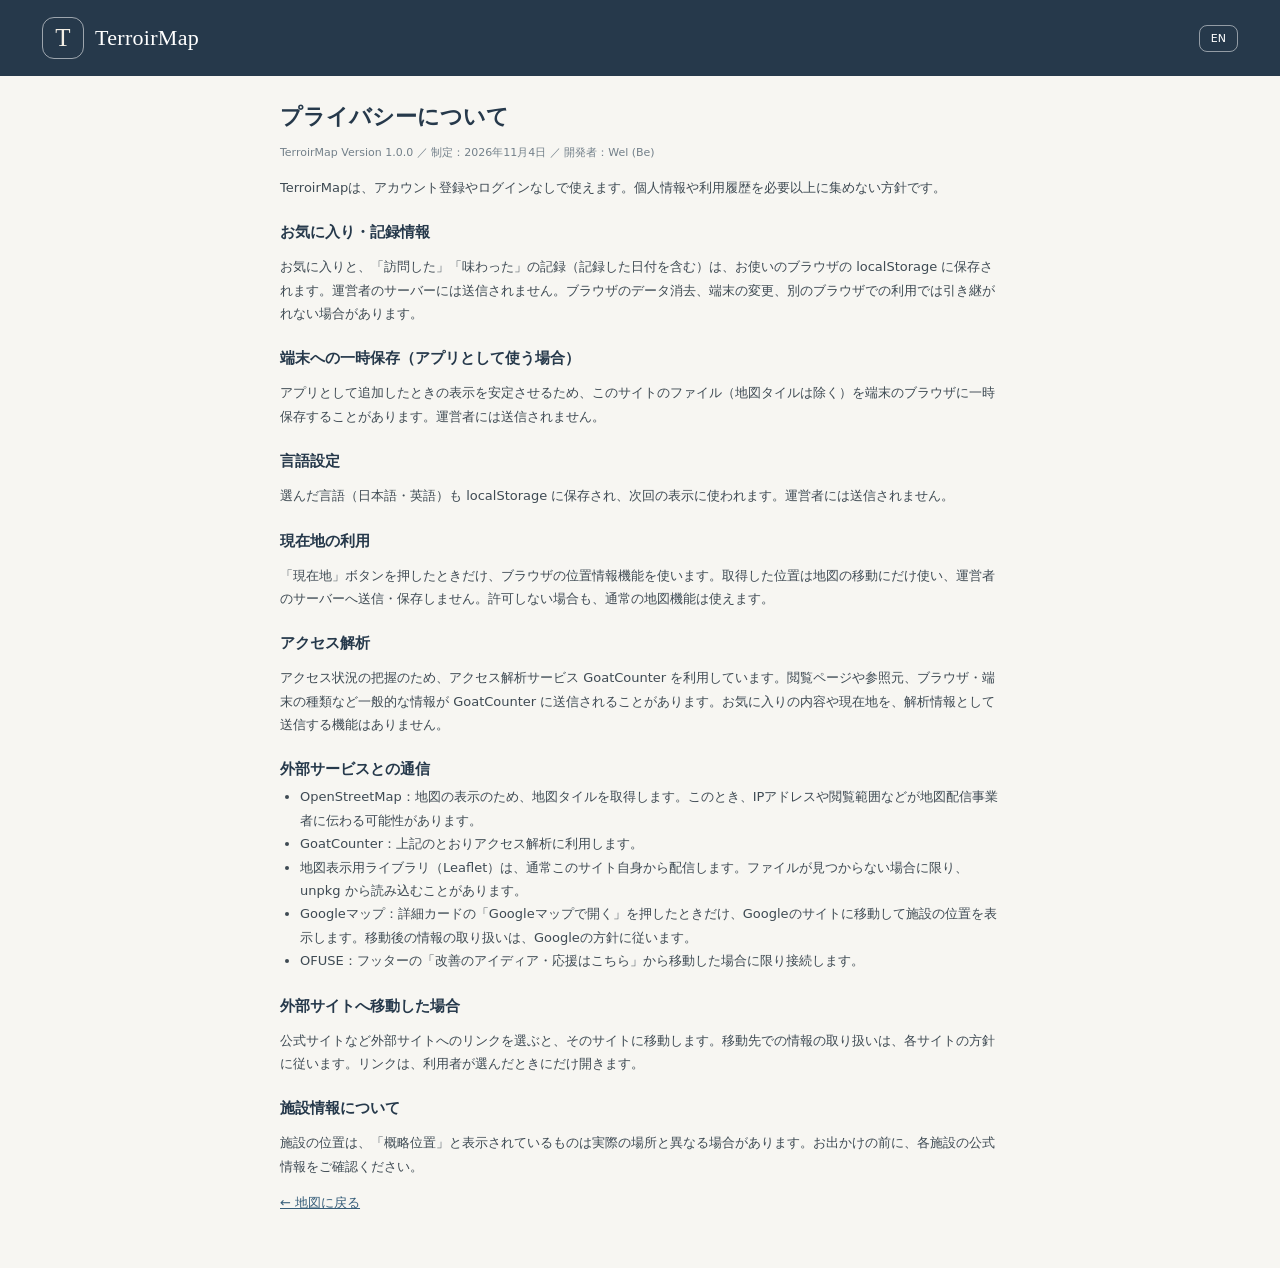
<file: privacy.html>
<!doctype html>
<html lang="ja">
<head>
<meta charset="utf-8">
<meta name="viewport" content="width=device-width, initial-scale=1">
<meta name="theme-color" content="#26394B">
<link rel="manifest" href="./manifest.json">
<link rel="icon" type="image/png" sizes="32x32" href="./icons/favicon-32.png">
<link rel="apple-touch-icon" href="./icons/apple-touch-icon.png">
<title>プライバシーについて | TerroirMap</title>
<link rel="stylesheet" href="./css/style.css">
</head>
<body>
<header class="app-header">
  <div class="brand"><div class="brand-mark">T</div><div><h1>TerroirMap</h1></div></div>
  <div class="header-actions"><button id="language-toggle" class="language-button" type="button">EN</button></div>
</header>
<main class="page">
<div lang="ja">
  <h2>プライバシーについて</h2>
  <p class="meta">TerroirMap Version 1.0.0 ／ 制定：2026年11月4日 ／ 開発者：Wel (Be)</p>
  <p>TerroirMapは、アカウント登録やログインなしで使えます。個人情報や利用履歴を必要以上に集めない方針です。</p>
  <h3>お気に入り・記録情報</h3>
  <p>お気に入りと、「訪問した」「味わった」の記録（記録した日付を含む）は、お使いのブラウザの localStorage に保存されます。運営者のサーバーには送信されません。ブラウザのデータ消去、端末の変更、別のブラウザでの利用では引き継がれない場合があります。</p>
  <h3>端末への一時保存（アプリとして使う場合）</h3>
  <p>アプリとして追加したときの表示を安定させるため、このサイトのファイル（地図タイルは除く）を端末のブラウザに一時保存することがあります。運営者には送信されません。</p>
  <h3>言語設定</h3>
  <p>選んだ言語（日本語・英語）も localStorage に保存され、次回の表示に使われます。運営者には送信されません。</p>
  <h3>現在地の利用</h3>
  <p>「現在地」ボタンを押したときだけ、ブラウザの位置情報機能を使います。取得した位置は地図の移動にだけ使い、運営者のサーバーへ送信・保存しません。許可しない場合も、通常の地図機能は使えます。</p>
  <h3>アクセス解析</h3>
  <p>アクセス状況の把握のため、アクセス解析サービス GoatCounter を利用しています。閲覧ページや参照元、ブラウザ・端末の種類など一般的な情報が GoatCounter に送信されることがあります。お気に入りの内容や現在地を、解析情報として送信する機能はありません。</p>
  <h3>外部サービスとの通信</h3>
  <ul>
    <li>OpenStreetMap：地図の表示のため、地図タイルを取得します。このとき、IPアドレスや閲覧範囲などが地図配信事業者に伝わる可能性があります。</li>
    <li>GoatCounter：上記のとおりアクセス解析に利用します。</li>
    <li>地図表示用ライブラリ（Leaflet）は、通常このサイト自身から配信します。ファイルが見つからない場合に限り、unpkg から読み込むことがあります。</li>
    <li>Googleマップ：詳細カードの「Googleマップで開く」を押したときだけ、Googleのサイトに移動して施設の位置を表示します。移動後の情報の取り扱いは、Googleの方針に従います。</li>
    <li>OFUSE：フッターの「改善のアイディア・応援はこちら」から移動した場合に限り接続します。</li>
  </ul>
  <h3>外部サイトへ移動した場合</h3>
  <p>公式サイトなど外部サイトへのリンクを選ぶと、そのサイトに移動します。移動先での情報の取り扱いは、各サイトの方針に従います。リンクは、利用者が選んだときにだけ開きます。</p>
  <h3>施設情報について</h3>
  <p>施設の位置は、「概略位置」と表示されているものは実際の場所と異なる場合があります。お出かけの前に、各施設の公式情報をご確認ください。</p>
  <p><a href="./index.html">← 地図に戻る</a></p>
</div>
<div lang="en">
  <h2>Privacy</h2>
  <p class="meta">TerroirMap Version 1.0.0 / Established: 2026-11-04 / Developer: Wel (Be)</p>
  <p>TerroirMap works without sign-up or login. We aim not to collect personal information or usage history beyond what is necessary.</p>
  <h3>Favorites and records</h3>
  <p>Your favorites and your “Visited” / “Tasted” records (including the date you recorded them) are stored in your browser's localStorage. They are not sent to the operator's server. They may not carry over if you clear browser data, change devices, or use another browser.</p>
  <h3>Temporary storage on your device (when used as an app)</h3>
  <p>To keep the app stable when added to your home screen, this site's files (excluding map tiles) may be temporarily stored in your browser. Nothing is sent to the operator.</p>
  <h3>Language setting</h3>
  <p>Your language choice (Japanese or English) is also stored in localStorage and used the next time you visit. It is not sent to the operator.</p>
  <h3>Use of your location</h3>
  <p>Your browser's location feature is used only when you press the "My location" button. The position is used only to move the map; it is not sent to or stored on the operator's server. If you do not allow it, the rest of the map still works.</p>
  <h3>Analytics</h3>
  <p>We use the analytics service GoatCounter to understand how the app is used. General information such as the pages viewed, referrer, and browser or device type may be sent to GoatCounter. There is no feature that sends your favorites or location as analytics data.</p>
  <h3>Communication with external services</h3>
  <ul>
    <li>OpenStreetMap: map tiles are fetched to display the map. Your IP address and the area you view may be visible to the map provider.</li>
    <li>GoatCounter: used for analytics, as described above.</li>
    <li>The map library (Leaflet) is normally served from this site. Only if the files are missing, it may be loaded from unpkg.</li>
    <li>Google Maps: only when you press "Open in Google Maps" on a detail card, you go to Google's site to see the facility's location. Google's own policy applies from then on.</li>
    <li>OFUSE: connected only when you follow the "Ideas &amp; support" link in the footer.</li>
  </ul>
  <h3>When you leave for an external site</h3>
  <p>Selecting a link such as an official website takes you to that site, whose own policy applies. Links open only when you choose them.</p>
  <h3>About facility information</h3>
  <p>Places marked "Approximate location" may differ from the actual site. Please check each facility's official information before visiting.</p>
  <p><a href="./index.html">← Back to the map</a></p>
</div>
</main>
<script>
(function(){
  var lang="ja";try{lang=localStorage.getItem("terroirmap-language")||"ja";}catch(e){}
  var btn=document.getElementById("language-toggle");
  function apply(){document.documentElement.lang=lang;btn.textContent=lang==="ja"?"EN":"日本語";document.title=lang==="ja"?"プライバシーについて | TerroirMap":"Privacy | TerroirMap";}
  btn.addEventListener("click",function(){lang=lang==="ja"?"en":"ja";try{localStorage.setItem("terroirmap-language",lang);}catch(e){}apply();});
  apply();
})();
</script>
<script data-goatcounter="https://wel-be.goatcounter.com/count" async src="//gc.zgo.at/count.js"></script>
</body>
</html>
</file>
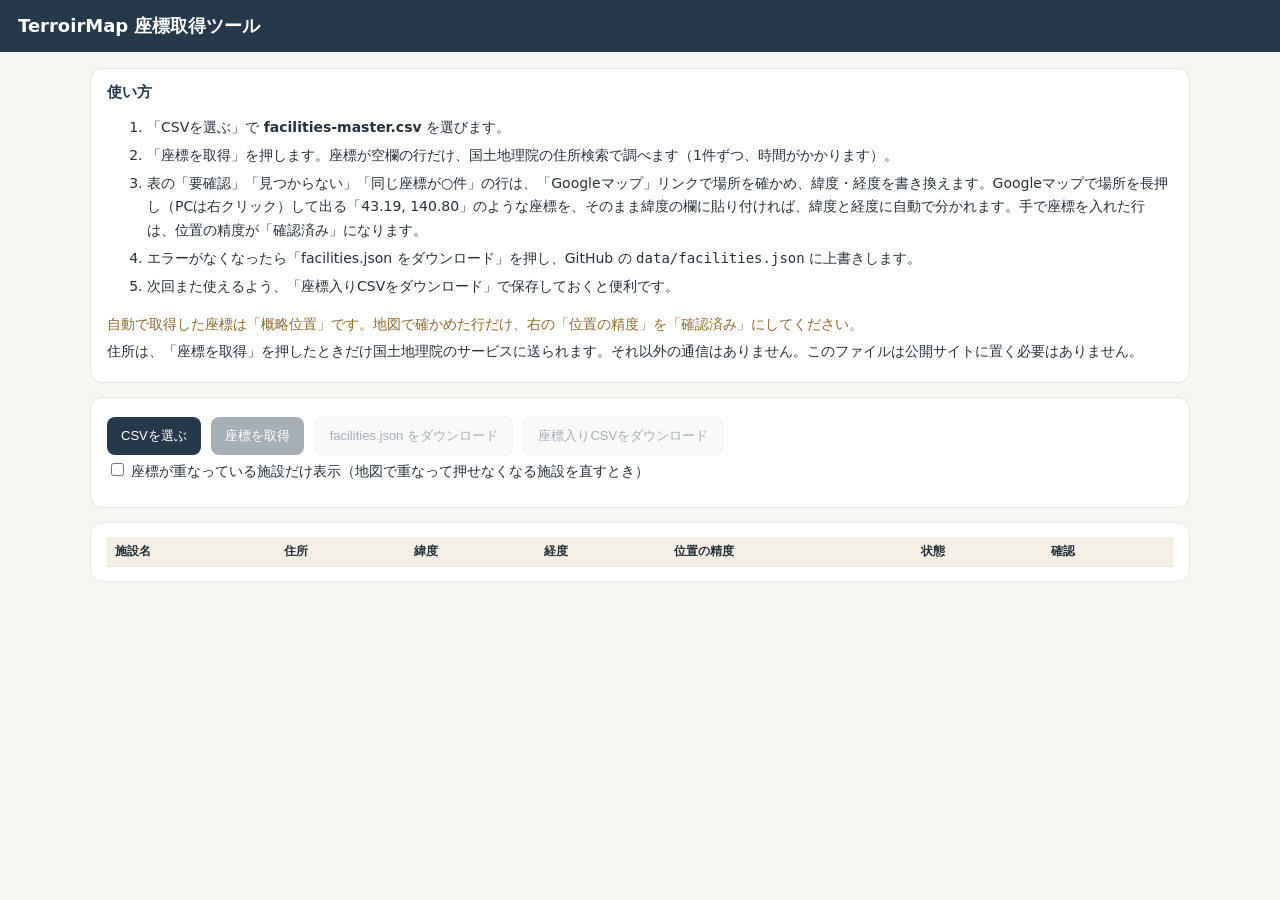
<file: tools/geocode.html>
<!doctype html>
<html lang="ja">
<head>
<meta charset="utf-8">
<meta name="viewport" content="width=device-width, initial-scale=1">
<title>TerroirMap 座標取得ツール</title>
<style>
body{margin:0;font-family:"Hiragino Sans","Yu Gothic UI","Noto Sans JP",system-ui,sans-serif;background:#F7F6F2;color:#26313A;font-size:14px}
header{background:#26394B;color:#fff;padding:14px 18px}header h1{margin:0;font-size:18px}
main{max-width:1100px;margin:0 auto;padding:16px}
.box{background:#fff;border:1px solid #E8E5DE;border-radius:12px;padding:14px 16px;margin-bottom:14px}
.box h2{margin:0 0 8px;font-size:15px;color:#26394B}.box p,.box li{line-height:1.7;margin:4px 0}
button{border:0;border-radius:8px;background:#26394B;color:#fff;padding:10px 14px;font-size:13px;cursor:pointer;margin:4px 6px 4px 0}
button.sub{background:#EEF1EE;color:#26394B;border:1px solid #DCE2DD}button:disabled{opacity:.4;cursor:default}
.table-wrap{overflow-x:auto}table{border-collapse:collapse;width:100%;min-width:760px}
th,td{border-bottom:1px solid #E8E5DE;padding:6px 8px;text-align:left;vertical-align:top;font-size:12px}th{background:#F4EFE5}
td input{width:105px;padding:5px;border:1px solid #CBD3CE;border-radius:6px;font-size:12px}
.ok{color:#2E6B3E}.warn{color:#8A6A2F}.ng{color:#A33}
#summary{font-weight:600;margin:6px 0}
ul.errs{padding-left:18px;color:#A33;font-size:12px}
a{color:#365D79}
</style>
</head>
<body>
<header><h1>TerroirMap 座標取得ツール</h1></header>
<main>
<div class="box">
  <h2>使い方</h2>
  <ol>
    <li>「CSVを選ぶ」で <b>facilities-master.csv</b> を選びます。</li>
    <li>「座標を取得」を押します。座標が空欄の行だけ、国土地理院の住所検索で調べます（1件ずつ、時間がかかります）。</li>
    <li>表の「要確認」「見つからない」「同じ座標が○件」の行は、「Googleマップ」リンクで場所を確かめ、緯度・経度を書き換えます。Googleマップで場所を長押し（PCは右クリック）して出る「43.19, 140.80」のような座標を、そのまま緯度の欄に貼り付ければ、緯度と経度に自動で分かれます。手で座標を入れた行は、位置の精度が「確認済み」になります。</li>
    <li>エラーがなくなったら「facilities.json をダウンロード」を押し、GitHub の <code>data/facilities.json</code> に上書きします。</li>
    <li>次回また使えるよう、「座標入りCSVをダウンロード」で保存しておくと便利です。</li>
  </ol>
  <p class="warn">自動で取得した座標は「概略位置」です。地図で確かめた行だけ、右の「位置の精度」を「確認済み」にしてください。</p>
  <p>住所は、「座標を取得」を押したときだけ国土地理院のサービスに送られます。それ以外の通信はありません。このファイルは公開サイトに置く必要はありません。</p>
</div>
<div class="box">
  <input type="file" id="file" accept=".csv,text/csv" style="display:none">
  <button id="pick" type="button">CSVを選ぶ</button>
  <button id="run" type="button" disabled>座標を取得</button>
  <button id="dl-json" class="sub" type="button" disabled>facilities.json をダウンロード</button>
  <button id="dl-csv" class="sub" type="button" disabled>座標入りCSVをダウンロード</button>
  <div><label><input type="checkbox" id="only-dup"> 座標が重なっている施設だけ表示（地図で重なって押せなくなる施設を直すとき）</label></div>
  <div id="summary"></div>
  <ul class="errs" id="errors"></ul>
</div>
<div class="box table-wrap"><table>
  <thead><tr><th>施設名</th><th>住所</th><th>緯度</th><th>経度</th><th>位置の精度</th><th>状態</th><th>確認</th></tr></thead>
  <tbody id="rows"></tbody>
</table></div>
</main>
<script>
// ---------- 純粋な処理（画面に触れない） ----------
function parseCSV(text){
  text=text.replace(/^\uFEFF/,"");
  const rows=[];let row=[],cell="",q=false;
  for(let i=0;i<text.length;i++){
    const c=text[i];
    if(q){ if(c==='"'){ if(text[i+1]==='"'){cell+='"';i++;} else q=false; } else cell+=c; }
    else if(c==='"') q=true;
    else if(c===","){row.push(cell);cell="";}
    else if(c==="\n"||c==="\r"){ if(c==="\r"&&text[i+1]==="\n")i++; row.push(cell);cell=""; if(row.some(x=>x.trim()!==""))rows.push(row); row=[]; }
    else cell+=c;
  }
  if(cell!==""||row.length){row.push(cell);if(row.some(x=>x.trim()!==""))rows.push(row);}
  return rows;
}
function toItems(rows){
  const head=rows[0].map(h=>h.trim());
  return rows.slice(1).filter(r=>!(r[0]||"").trim().startsWith("#")).map(r=>{
    const o={};head.forEach((h,i)=>{o[h]=(r[i]||"").trim();});
    const num=v=>v===""||Number.isNaN(Number(v))?null:Number(v);
    return {id:o.id,type:o.type,name_ja:o.name_ja,name_en:o.name_en,address_ja:o.address_ja,address_en:o.address_en,
      website:o.website,brands:o.brands,source_url:o.source_url,
      latitude:num(o.latitude),longitude:num(o.longitude),location_accuracy:o.location_accuracy||"approximate_area",memo:o.memo||"",status:""};
  });
}
function toJSONList(items){
  return items.map(x=>({id:x.id,type:x.type,name_ja:x.name_ja,name_en:x.name_en,address_ja:x.address_ja,address_en:x.address_en,
    latitude:x.latitude,longitude:x.longitude,website:x.website,
    brands:x.brands?x.brands.split("|").map(s=>s.trim()).filter(Boolean):[],
    source_url:x.source_url,location_accuracy:x.location_accuracy}));
}
function validate(list){
  const errors=[],ids=new Set();
  list.forEach((x,i)=>{
    const p=`#${i+1} ${x.id||"(idなし)"}`;
    if(!x.id)errors.push(p+": id がありません");else if(ids.has(x.id))errors.push(p+": id が重複しています");ids.add(x.id);
    if(!["winery","sake"].includes(x.type))errors.push(p+": type は winery か sake");
    if(!x.name_ja)errors.push(p+": 施設名がありません");
    if(!x.address_ja)errors.push(p+": 住所がありません");
    if(typeof x.latitude!=="number"||x.latitude<20||x.latitude>46)errors.push(p+": 緯度が未入力、または日本の範囲外");
    if(typeof x.longitude!=="number"||x.longitude<122||x.longitude>154)errors.push(p+": 経度が未入力、または日本の範囲外");
    if(x.website&&!/^https?:\/\//.test(x.website))errors.push(p+": 公式サイトは http(s):// で始めてください");
    if(!["exact","approximate_area"].includes(x.location_accuracy))errors.push(p+": 位置の精度が不正");
    if(!String(x.id).startsWith("SAMPLE-")&&!/^https?:\/\//.test(x.source_url||""))errors.push(p+": 確認元URLが必要です");
  });
  return errors;
}
function toCSV(items){
  const cols=["id","type","name_ja","name_en","address_ja","address_en","website","brands","source_url","latitude","longitude","location_accuracy","memo"];
  const esc=v=>{v=v===null||v===undefined?"":String(v);return /[",\r\n]/.test(v)?'"'+v.replace(/"/g,'""')+'"':v;};
  return "\uFEFF"+[cols.join(",")].concat(items.map(x=>cols.map(c=>esc(x[c])).join(","))).join("\r\n")+"\r\n";
}
function coordKey(x){return (x.latitude===null||x.longitude===null)?"":x.latitude.toFixed(5)+","+x.longitude.toFixed(5);}
function overlapCounts(list){const m={};list.forEach(x=>{const k=coordKey(x);if(k)m[k]=(m[k]||0)+1;});return m;}
function parseLatLng(s){const m=String(s).trim().match(/^(-?\d+(?:\.\d+)?)\s*[,，、\s]\s*(-?\d+(?:\.\d+)?)$/);return m?[Number(m[1]),Number(m[2])]:null;}
async function geocode(address){
  const res=await fetch("https://msearch.gsi.go.jp/address-search/AddressSearch?q="+encodeURIComponent(address));
  if(!res.ok)throw new Error("HTTP "+res.status);
  const hits=await res.json();
  if(!Array.isArray(hits)||!hits.length)return null;
  const best=hits.find(h=>h.properties&&h.properties.title===address)||hits[0];
  const [lng,lat]=best.geometry.coordinates;
  return {lat,lng,title:(best.properties&&best.properties.title)||"",exact:!!(best.properties&&best.properties.title===address)};
}
// ---------- 画面 ----------
let items=[];
const $=id=>document.getElementById(id);
let onlyDup=false;
function render(){
  const tb=$("rows");tb.innerHTML="";
  const counts=overlapCounts(items);
  (onlyDup?items.filter(x=>counts[coordKey(x)]>1):items).forEach(x=>{
    const tr=document.createElement("tr");
    const td=(n)=>{const e=document.createElement("td");if(n!==undefined)e.textContent=n;tr.append(e);return e;};
    td(x.name_ja);td(x.address_ja);
    ["latitude","longitude"].forEach(k=>{
      const e=td();const i=document.createElement("input");i.value=x[k]===null?"":x[k];
      i.addEventListener("change",()=>{
        const pair=parseLatLng(i.value);
        if(pair){x.latitude=pair[0];x.longitude=pair[1];}
        else{const v=i.value.trim();x[k]=v===""||Number.isNaN(Number(v))?null:Number(v);}
        if(x.latitude!==null&&x.longitude!==null){x.location_accuracy="exact";x.status="手入力（確認済みにしました）";}
        render();
      });
      e.append(i);
    });
    const ea=td();const sel=document.createElement("select");
    [["approximate_area","概略位置"],["exact","確認済み"]].forEach(([v,l])=>{const o=document.createElement("option");o.value=v;o.textContent=l;if(x.location_accuracy===v)o.selected=true;sel.append(o);});
    sel.addEventListener("change",()=>{x.location_accuracy=sel.value;refresh();});ea.append(sel);
    const oc=counts[coordKey(x)]||0;
    const es=td((x.status||"")+(oc>1?(x.status?"／":"")+"同じ座標が"+oc+"件":""));
    es.className=(oc>1||/要確認|見つからない|失敗/.test(x.status))?"warn":(x.status?"ok":"");
    const el=td();const a=document.createElement("a");a.target="_blank";a.rel="noopener noreferrer";a.textContent="Googleマップ";
    a.href="https://www.google.com/maps/search/?api=1&query="+encodeURIComponent(x.name_ja+" "+x.address_ja);el.append(a);
    tb.append(tr);
  });
  refresh();
}
function refresh(){
  const errs=validate(toJSONList(items));
  $("errors").innerHTML="";errs.slice(0,30).forEach(e=>{const li=document.createElement("li");li.textContent=e;$("errors").append(li);});
  const missing=items.filter(x=>x.latitude===null||x.longitude===null).length;
  const oc=overlapCounts(items);const dup=items.filter(x=>oc[coordKey(x)]>1).length;
  $("summary").textContent=items.length?`${items.length}件／座標なし ${missing}件／座標が重なる施設 ${dup}件／エラー ${errs.length}件`:"";
  $("dl-json").disabled=!items.length||errs.length>0;
  $("dl-csv").disabled=!items.length;
  $("run").disabled=!items.length||missing===0;
}
function download(name,text,type){
  const a=document.createElement("a");a.href=URL.createObjectURL(new Blob([text],{type}));a.download=name;document.body.append(a);a.click();a.remove();
}
async function run(){
  $("run").disabled=true;
  const todo=items.filter(x=>x.latitude===null||x.longitude===null);
  let n=0;
  for(const x of todo){
    n++;$("summary").textContent=`取得中… ${n}/${todo.length}`;
    try{
      const g=await geocode(x.address_ja);
      if(g){x.latitude=g.lat;x.longitude=g.lng;x.location_accuracy="approximate_area";
        x.status=g.exact?"取得":"要確認（検索結果: "+g.title+"）";}
      else x.status="見つからない（住所を確認）";
    }catch(e){x.status="失敗（"+e.message+"）。座標は手入力してください";}
    await new Promise(r=>setTimeout(r,1000));
    render();
  }
}
window.addEventListener("DOMContentLoaded",()=>{
  $("pick").addEventListener("click",()=>$("file").click());
  $("file").addEventListener("change",async e=>{
    const f=e.target.files[0];if(!f)return;
    items=toItems(parseCSV(await f.text()));render();
  });
  $("run").addEventListener("click",run);
  $("only-dup").addEventListener("change",e=>{onlyDup=e.target.checked;render();});
  $("dl-json").addEventListener("click",()=>download("facilities.json",JSON.stringify(toJSONList(items),null,2),"application/json"));
  $("dl-csv").addEventListener("click",()=>download("facilities-master-with-coords.csv",toCSV(items),"text/csv"));
});
</script>
</body>
</html>
</file>
<file: css/style.css>
:root{--navy:#26394B;--cream:#F4EFE5;--wine:#76547C;--sake:#365D79;--ink:#26313A;--muted:#73808A;--line:#E8E5DE}
*{box-sizing:border-box}html,body{margin:0;min-height:100%}body{background:#F7F6F2;color:var(--ink);font-family:"Hiragino Sans","Hiragino Kaku Gothic ProN","Yu Gothic UI","Noto Sans JP","Noto Sans CJK JP",Meiryo,system-ui,sans-serif;-webkit-font-smoothing:antialiased}
button,a{font:inherit}.app-header{min-height:76px;padding:13px clamp(16px,4vw,42px);display:flex;align-items:center;justify-content:space-between;background:var(--navy);color:white}
.brand{display:flex;align-items:center;gap:11px}.brand-mark{width:42px;height:42px;border:1px solid #ffffff8c;border-radius:12px;display:grid;place-items:center;font:25px Georgia,serif;color:var(--cream)}
.brand h1{margin:0;font:500 22px Georgia,serif;letter-spacing:.3px}.brand p{margin:2px 0 0;color:#D8DDE1;font-size:10px;letter-spacing:.08em}
.header-actions{display:flex;align-items:center;gap:12px}.version{color:#D8DDE1;font-size:11px}.language-button{border:1px solid #ffffff80;border-radius:8px;background:transparent;color:white;padding:6px 11px;font-size:11px;cursor:pointer}
main{width:min(1100px,100%);margin:0 auto;padding:26px 20px 30px}.intro{margin:4px 0 18px}.eyebrow{color:#8A7967;font-size:10px;letter-spacing:.16em;font-weight:700;margin:0 0 8px}
.intro h2{color:var(--navy);font-size:clamp(20px,3vw,27px);margin:0;font-weight:600}.intro-copy{margin:7px 0 0;color:var(--muted);font-size:13px}
.map-panel{background:white;border:1px solid var(--line);border-radius:16px;overflow:hidden;box-shadow:0 5px 20px #26394b0d}.map-toolbar{min-height:62px;padding:12px 16px;display:flex;align-items:center;justify-content:space-between;gap:12px}
.filter-group{display:flex;flex-wrap:wrap;gap:7px}.filter-button{border:1px solid #E2E3E1;border-radius:999px;background:white;color:#52606B;padding:8px 13px;font-size:12px;cursor:pointer}
.filter-button.active{background:var(--navy);color:white;border-color:var(--navy)}.dot{display:inline-block;width:8px;height:8px;border-radius:50%;margin-right:5px}.winery-dot{background:var(--wine)}.sake-dot{background:var(--sake)}
.map-count{white-space:nowrap;color:var(--muted);font-size:11px}.map-wrap{position:relative}#map{width:100%;height:min(66vh,620px);min-height:390px;background:#E8ECE9;z-index:1}
.locate-button{position:absolute;right:13px;bottom:16px;z-index:500;border:1px solid #D9DEDA;border-radius:10px;background:white;color:var(--navy);padding:10px 13px;box-shadow:0 2px 8px #0002;font-size:12px;cursor:pointer}
.map-note{margin:0;padding:7px 12px;text-align:right;color:#75818A;font-size:10px;background:white}
.main-actions{display:flex;justify-content:flex-end;margin:12px 0}.favorites-button{border:1px solid #DCE2DD;border-radius:10px;background:white;color:var(--navy);padding:10px 14px;font-size:12px;cursor:pointer}
.favorite-count{display:inline-grid;place-items:center;min-width:20px;height:20px;margin-left:7px;padding:0 5px;border-radius:20px;background:var(--cream);font-size:10px}
.help-note{margin:4px 2px 0;padding:13px 16px;background:var(--cream);border-radius:12px}.help-note strong{display:block;color:var(--navy);font-size:12px;margin-bottom:4px}.help-note p{margin:0;color:#626B70;font-size:12px;line-height:1.7}
.app-footer{display:flex;justify-content:space-between;gap:12px;padding:17px 20px 22px;color:#899198;font-size:10px}.app-footer a{color:#647787;text-decoration:none}
.custom-marker{width:30px;height:30px;border:3px solid white;border-radius:50% 50% 50% 0;transform:rotate(-45deg);box-shadow:0 2px 7px #0005;display:grid;place-items:center}.custom-marker span{transform:rotate(45deg);color:white;font-size:12px;font-weight:700}.custom-marker.winery{background:var(--wine)}.custom-marker.sake{background:var(--sake)}
.sheet-backdrop{position:fixed;inset:0;background:#101a2347;z-index:1000;opacity:0;pointer-events:none;transition:opacity .2s}.detail-sheet,.favorites-panel{position:fixed;z-index:1001;left:50%;bottom:0;transform:translate(-50%,110%);width:min(650px,100%);max-height:76vh;overflow-y:auto;background:white;border-radius:20px 20px 0 0;padding:26px 24px 30px;box-shadow:0 -8px 35px #0003;transition:transform .25s ease}
.detail-sheet.open,.favorites-panel.open{transform:translate(-50%,0)}.sheet-backdrop.open{opacity:1;pointer-events:auto}.sheet-close{position:absolute;right:17px;top:13px;border:0;background:#F1F2F1;color:#56616A;width:32px;height:32px;border-radius:50%;font-size:22px;cursor:pointer}
.detail-type{margin:0 0 6px;color:var(--wine);font-size:11px;font-weight:700}.detail-type.sake-type{color:var(--sake)}.detail-sheet h2{margin:0 35px 18px 0;color:var(--navy);font-size:21px}.detail-content{border-top:1px solid var(--line);padding-top:14px}
.detail-row{display:grid;grid-template-columns:90px 1fr;gap:10px;margin:0 0 12px}.detail-label{color:#849099;font-size:11px;padding-top:2px}.detail-row p{margin:0;color:#3E4A53;font-size:13px;line-height:1.7;overflow-wrap:anywhere}
.website-link,.favorite-toggle{display:inline-block;margin:8px 7px 0 0;padding:10px 15px;border:0;border-radius:8px;background:var(--navy);color:white;text-decoration:none;font-size:12px;cursor:pointer}
.website-link[aria-disabled="true"]{display:none}.favorite-toggle{background:#EEF1EE;color:var(--navy);border:1px solid #DCE2DD}
.favorites-header{position:relative;border-bottom:1px solid var(--line);padding-bottom:14px;margin-bottom:10px}.favorites-header h2{margin:0;color:var(--navy);font-size:21px}.favorites-list{display:grid;gap:8px}
.favorite-item{display:flex;align-items:center;justify-content:space-between;gap:12px;padding:12px;border:1px solid var(--line);border-radius:10px;background:#fff;text-align:left;cursor:pointer}
.favorite-item strong{display:block;color:var(--navy);font-size:13px}.favorite-item small{display:block;margin-top:4px;color:var(--muted);font-size:11px}
.favorite-remove{flex:none;border:0;background:#F2F2EF;color:#68737A;border-radius:7px;padding:7px 9px;font-size:11px;cursor:pointer}
.favorites-empty{color:var(--muted);font-size:13px;text-align:center;padding:25px 0}
@media(max-width:600px){.app-header{min-height:68px}.brand-mark{width:38px;height:38px}.brand h1{font-size:20px}.header-actions{gap:7px}.version{font-size:9px}main{padding:21px 12px 24px}.intro{margin:2px 3px 14px}.intro-copy{font-size:12px}.map-toolbar{align-items:flex-start;flex-direction:column;padding:12px;gap:8px}.filter-button{padding:8px 11px}#map{height:62vh;min-height:360px}.app-footer{padding:15px 13px 20px}.detail-sheet,.favorites-panel{padding:25px 20px 28px}}

[hidden]{display:none!important}
.footer-links{display:flex;flex-wrap:wrap;gap:6px 16px}
.accuracy-text{color:#8A6A2F!important}
.page{max-width:760px;margin:0 auto;padding:26px 20px 40px}.page h2{color:var(--navy);font-size:22px;margin:0 0 6px}.page h3{color:var(--navy);font-size:15px;margin:24px 0 6px}.page p,.page li{font-size:13px;line-height:1.8;color:#3E4A53}.page ul{padding-left:20px;margin:6px 0}.page .meta{color:var(--muted);font-size:11px}.page a{color:var(--sake)}
html[lang="ja"] [lang="en"],html[lang="en"] [lang="ja"]{display:none}

.map-link{background:#fff;color:var(--navy);border:1px solid #CBD3CE}
.favorite-toggle.on{background:var(--navy);color:#fff;border-color:var(--navy)}
.tabs{display:flex;flex-wrap:wrap;gap:6px;margin:0 0 12px}.tab{border:1px solid #DCE2DD;border-radius:999px;background:#fff;color:#52606B;padding:7px 12px;font-size:12px;cursor:pointer}.tab.active{background:var(--navy);border-color:var(--navy);color:#fff}
.record-date{color:#8A6A2F!important}
.cluster-marker{border-radius:50%;background:var(--navy);color:#fff;border:3px solid #fff;box-shadow:0 2px 8px #0005;display:grid;place-items:center;font-weight:700;font-size:13px}.cluster-marker span{line-height:1}
</file>
